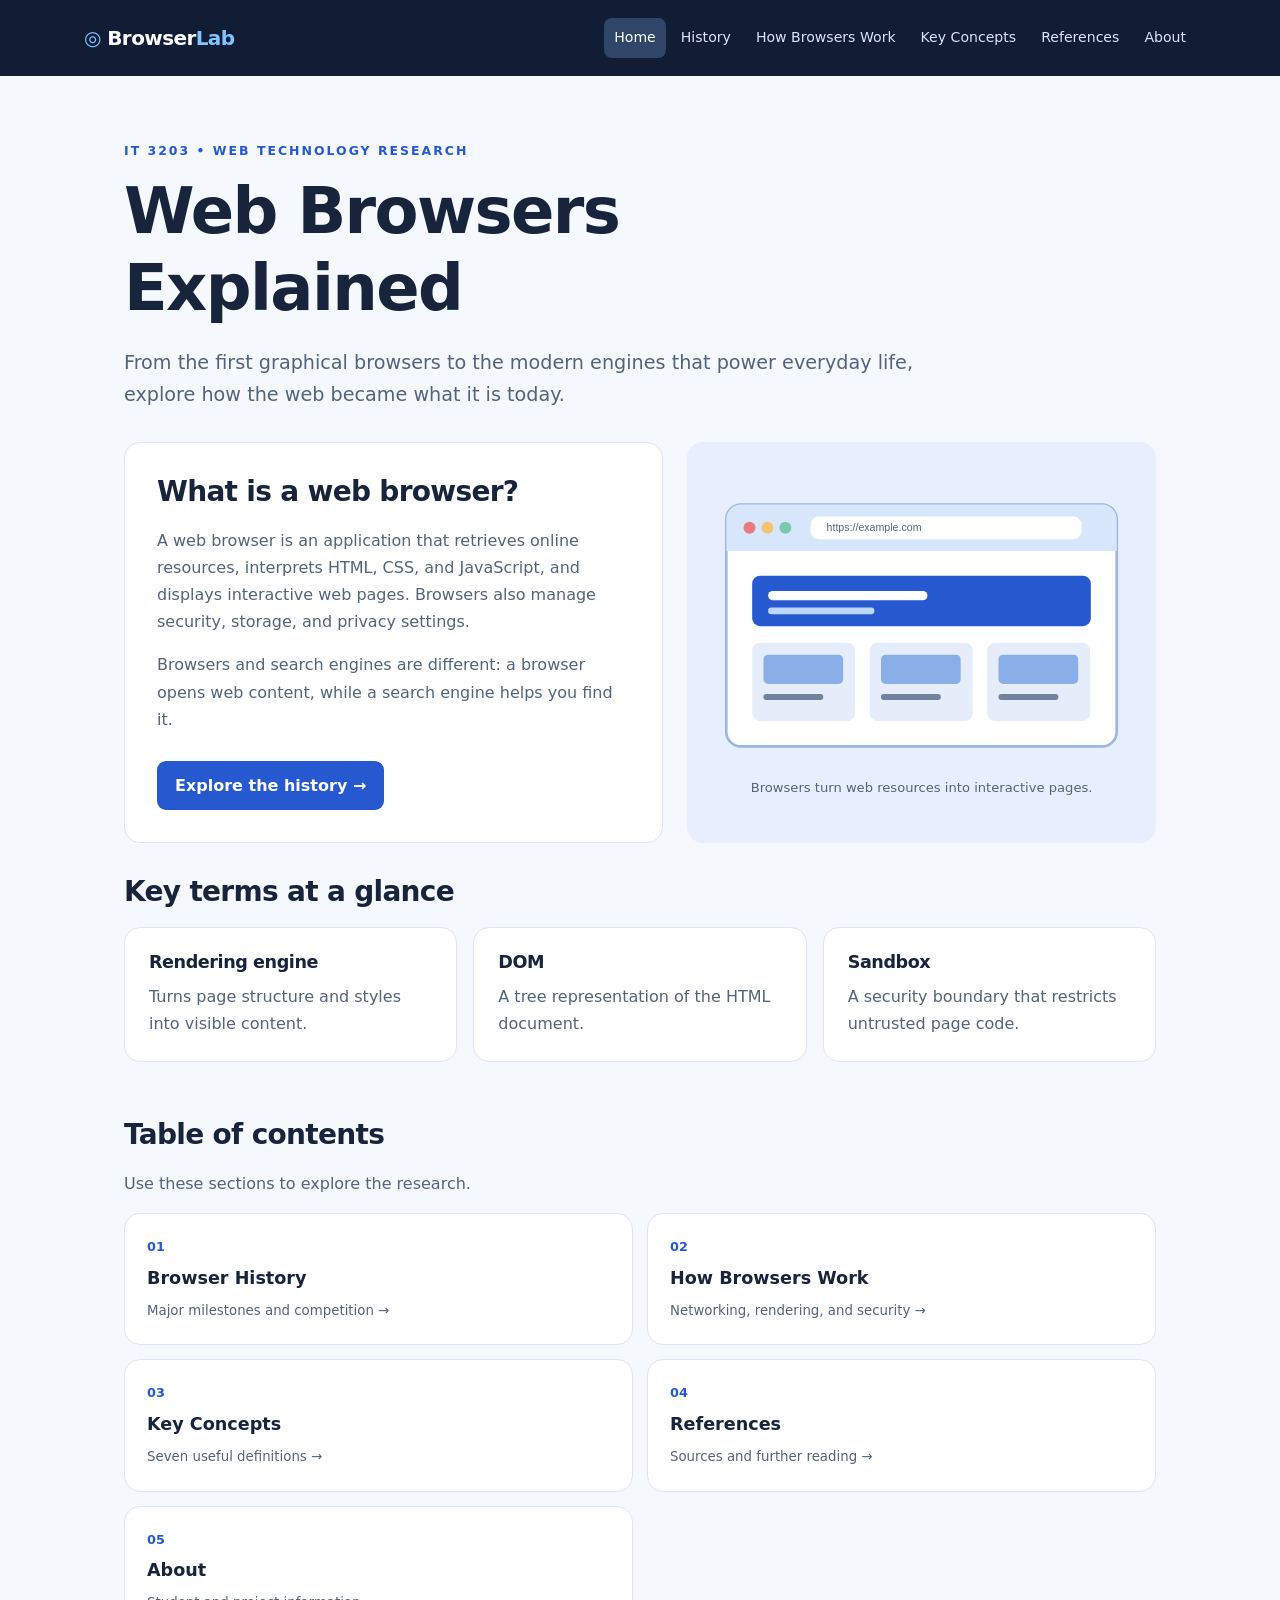
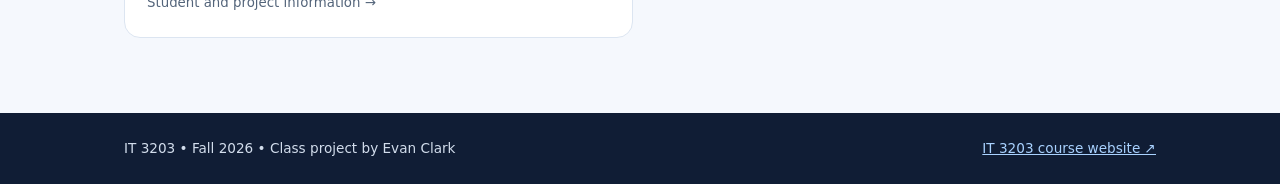
<file: index.html>
<!DOCTYPE html>
<html lang="en">
<head>
  <meta charset="UTF-8">
  <meta name="viewport" content="width=device-width, initial-scale=1.0">
  <meta name="description" content="IT 3203 research website exploring the history, technology, and future of web browsers.">
  <title>Web Browsers Explained | Web Browsers Explained</title>
  <link rel="stylesheet" href="style.css">
</head>
<body>
  <!-- Shared site navigation: keep the same links on every page. -->
  <header class="site-header">
    <div class="header-inner"><a class="brand" href="index.html"><span class="brand-mark">◎</span> Browser<span class="brand-accent">Lab</span></a>
      <nav aria-label="Main navigation"><a href="index.html" aria-current="page">Home</a>
<a href="history.html">History</a>
<a href="technology.html">How Browsers Work</a>
<a href="concepts.html">Key Concepts</a>
<a href="references.html">References</a>
<a href="about.html">About</a></nav>
    </div>
  </header>
  <main id="main-content" class="container">
    <section class="page-intro"><p class="eyebrow">IT 3203 • WEB TECHNOLOGY RESEARCH</p><h1>Web Browsers Explained</h1><p class="lead">From the first graphical browsers to the modern engines that power everyday life, explore how the web became what it is today.</p></section>
    
<section class="hero-grid"><div class="panel"><h2>What is a web browser?</h2><p>A web browser is an application that retrieves online resources, interprets HTML, CSS, and JavaScript, and displays interactive web pages. Browsers also manage security, storage, and privacy settings.</p><p>Browsers and search engines are different: a browser opens web content, while a search engine helps you find it.</p><a class="button" href="history.html">Explore the history →</a></div><figure class="art-panel"><img src="images/browser-diagram.svg" alt="Illustration of a browser window with an address bar, page cards, and colored content blocks"><figcaption>Browsers turn web resources into interactive pages.</figcaption></figure></section>
<section class="section"><h2>Key terms at a glance</h2><div class="card-grid"><article class="mini-card"><h3>Rendering engine</h3><p>Turns page structure and styles into visible content.</p></article><article class="mini-card"><h3>DOM</h3><p>A tree representation of the HTML document.</p></article><article class="mini-card"><h3>Sandbox</h3><p>A security boundary that restricts untrusted page code.</p></article></div></section>
<section class="section"><h2>Table of contents</h2><p>Use these sections to explore the research.</p><div class="link-grid"><a class="topic-link" href="history.html"><span>01</span><strong>Browser History</strong><small>Major milestones and competition →</small></a><a class="topic-link" href="technology.html"><span>02</span><strong>How Browsers Work</strong><small>Networking, rendering, and security →</small></a><a class="topic-link" href="concepts.html"><span>03</span><strong>Key Concepts</strong><small>Seven useful definitions →</small></a><a class="topic-link" href="references.html"><span>04</span><strong>References</strong><small>Sources and further reading →</small></a><a class="topic-link" href="about.html"><span>05</span><strong>About</strong><small>Student and project information →</small></a></div></section>

  </main>
  <!-- Course attribution required by Milestone 1. -->
  <footer class="site-footer"><div class="container footer-inner"><span>IT 3203 • Fall 2026 • Class project by Evan Clark</span><a href="https://ksuweb.github.io/IT3203/" target="_blank" rel="noopener noreferrer">IT 3203 course website ↗</a></div></footer>
</body>
</html>
</file>
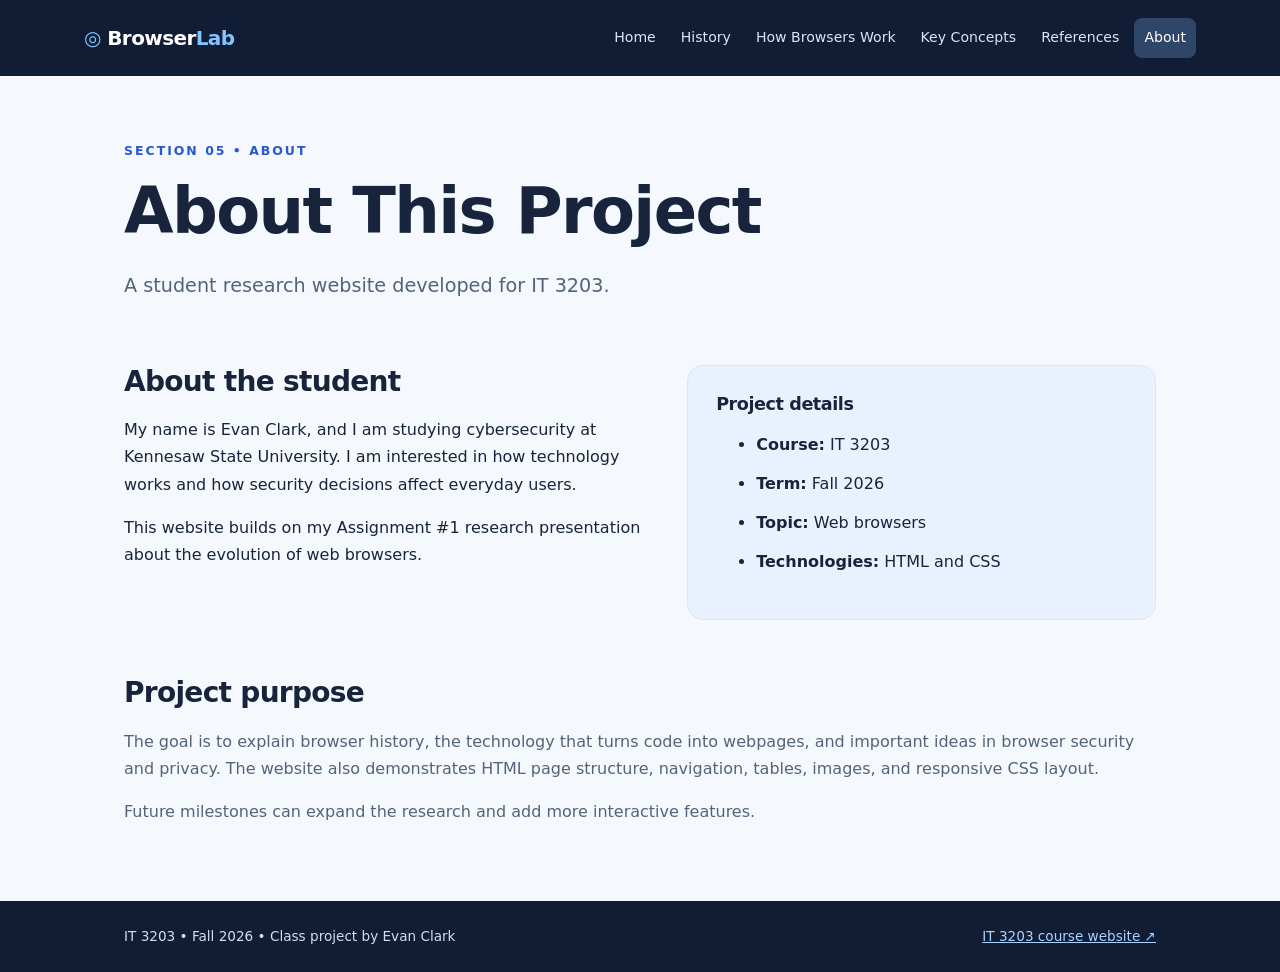
<file: about.html>
<!DOCTYPE html>
<html lang="en">
<head>
  <meta charset="UTF-8">
  <meta name="viewport" content="width=device-width, initial-scale=1.0">
  <meta name="description" content="IT 3203 research website exploring the history, technology, and future of web browsers.">
  <title>About This Project | Web Browsers Explained</title>
  <link rel="stylesheet" href="style.css">
</head>
<body>
  <!-- Shared site navigation: keep the same links on every page. -->
  <header class="site-header">
    <div class="header-inner"><a class="brand" href="index.html"><span class="brand-mark">◎</span> Browser<span class="brand-accent">Lab</span></a>
      <nav aria-label="Main navigation"><a href="index.html">Home</a>
<a href="history.html">History</a>
<a href="technology.html">How Browsers Work</a>
<a href="concepts.html">Key Concepts</a>
<a href="references.html">References</a>
<a href="about.html" aria-current="page">About</a></nav>
    </div>
  </header>
  <main id="main-content" class="container">
    <section class="page-intro"><p class="eyebrow">SECTION 05 • ABOUT</p><h1>About This Project</h1><p class="lead">A student research website developed for IT 3203.</p></section>
    <section class="section split"><div><h2>About the student</h2><p>My name is Evan Clark, and I am studying cybersecurity at Kennesaw State University. I am interested in how technology works and how security decisions affect everyday users.</p><p>This website builds on my Assignment #1 research presentation about the evolution of web browsers.</p></div><div class="info-panel"><h3>Project details</h3><ul><li><strong>Course:</strong> IT 3203</li><li><strong>Term:</strong> Fall 2026</li><li><strong>Topic:</strong> Web browsers</li><li><strong>Technologies:</strong> HTML and CSS</li></ul></div></section><section class="section"><h2>Project purpose</h2><p>The goal is to explain browser history, the technology that turns code into webpages, and important ideas in browser security and privacy. The website also demonstrates HTML page structure, navigation, tables, images, and responsive CSS layout.</p><p>Future milestones can expand the research and add more interactive features.</p></section>
  </main>
  <!-- Course attribution required by Milestone 1. -->
  <footer class="site-footer"><div class="container footer-inner"><span>IT 3203 • Fall 2026 • Class project by Evan Clark</span><a href="https://ksuweb.github.io/IT3203/" target="_blank" rel="noopener noreferrer">IT 3203 course website ↗</a></div></footer>
</body>
</html>
</file>
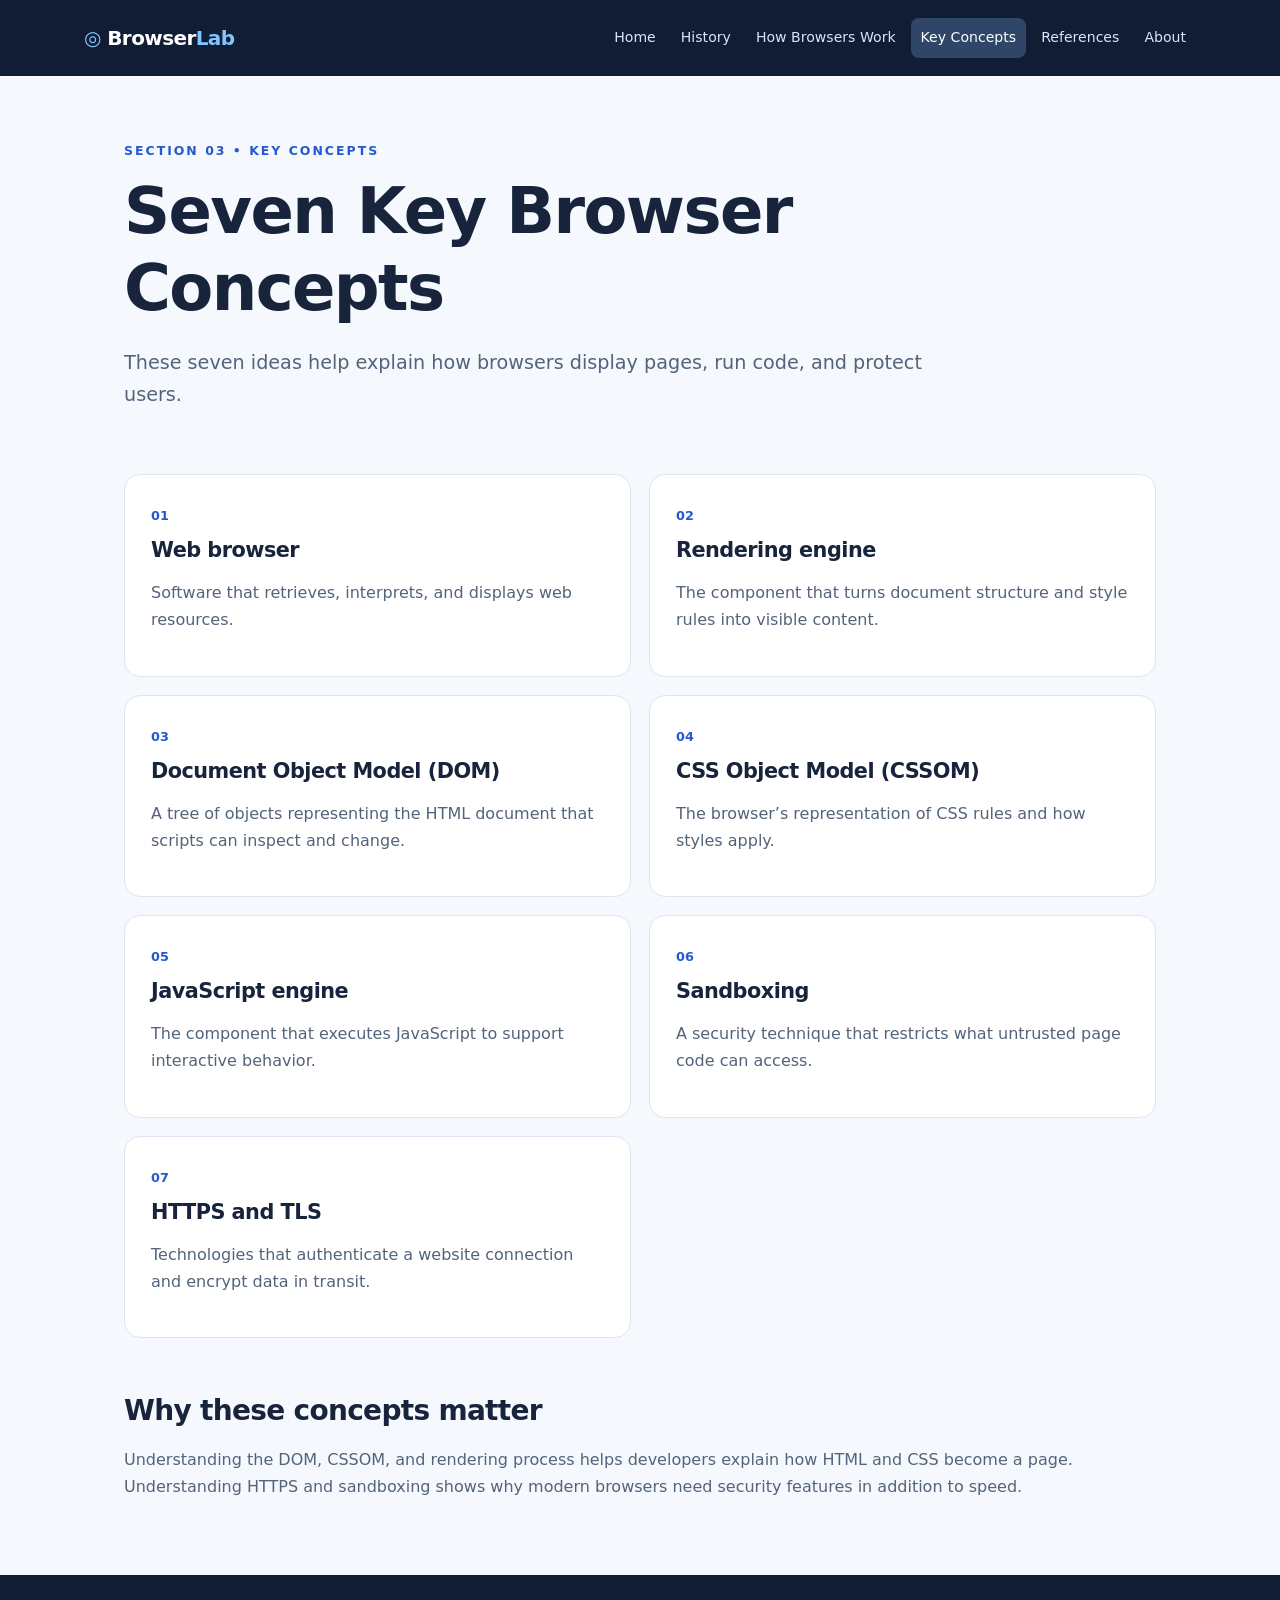
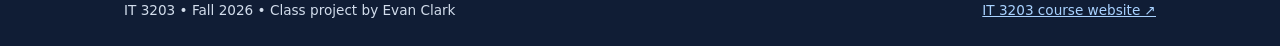
<file: concepts.html>
<!DOCTYPE html>
<html lang="en">
<head>
  <meta charset="UTF-8">
  <meta name="viewport" content="width=device-width, initial-scale=1.0">
  <meta name="description" content="IT 3203 research website exploring the history, technology, and future of web browsers.">
  <title>Seven Key Browser Concepts | Web Browsers Explained</title>
  <link rel="stylesheet" href="style.css">
</head>
<body>
  <!-- Shared site navigation: keep the same links on every page. -->
  <header class="site-header">
    <div class="header-inner"><a class="brand" href="index.html"><span class="brand-mark">◎</span> Browser<span class="brand-accent">Lab</span></a>
      <nav aria-label="Main navigation"><a href="index.html">Home</a>
<a href="history.html">History</a>
<a href="technology.html">How Browsers Work</a>
<a href="concepts.html" aria-current="page">Key Concepts</a>
<a href="references.html">References</a>
<a href="about.html">About</a></nav>
    </div>
  </header>
  <main id="main-content" class="container">
    <section class="page-intro"><p class="eyebrow">SECTION 03 • KEY CONCEPTS</p><h1>Seven Key Browser Concepts</h1><p class="lead">These seven ideas help explain how browsers display pages, run code, and protect users.</p></section>
    <section class="section"><div class="concept-grid"><article class="concept-card"><span class="concept-number">01</span><h2>Web browser</h2><p>Software that retrieves, interprets, and displays web resources.</p></article><article class="concept-card"><span class="concept-number">02</span><h2>Rendering engine</h2><p>The component that turns document structure and style rules into visible content.</p></article><article class="concept-card"><span class="concept-number">03</span><h2>Document Object Model (DOM)</h2><p>A tree of objects representing the HTML document that scripts can inspect and change.</p></article><article class="concept-card"><span class="concept-number">04</span><h2>CSS Object Model (CSSOM)</h2><p>The browser’s representation of CSS rules and how styles apply.</p></article><article class="concept-card"><span class="concept-number">05</span><h2>JavaScript engine</h2><p>The component that executes JavaScript to support interactive behavior.</p></article><article class="concept-card"><span class="concept-number">06</span><h2>Sandboxing</h2><p>A security technique that restricts what untrusted page code can access.</p></article><article class="concept-card"><span class="concept-number">07</span><h2>HTTPS and TLS</h2><p>Technologies that authenticate a website connection and encrypt data in transit.</p></article></div></section><section class="section"><h2>Why these concepts matter</h2><p>Understanding the DOM, CSSOM, and rendering process helps developers explain how HTML and CSS become a page. Understanding HTTPS and sandboxing shows why modern browsers need security features in addition to speed.</p></section>
  </main>
  <!-- Course attribution required by Milestone 1. -->
  <footer class="site-footer"><div class="container footer-inner"><span>IT 3203 • Fall 2026 • Class project by Evan Clark</span><a href="https://ksuweb.github.io/IT3203/" target="_blank" rel="noopener noreferrer">IT 3203 course website ↗</a></div></footer>
</body>
</html>
</file>
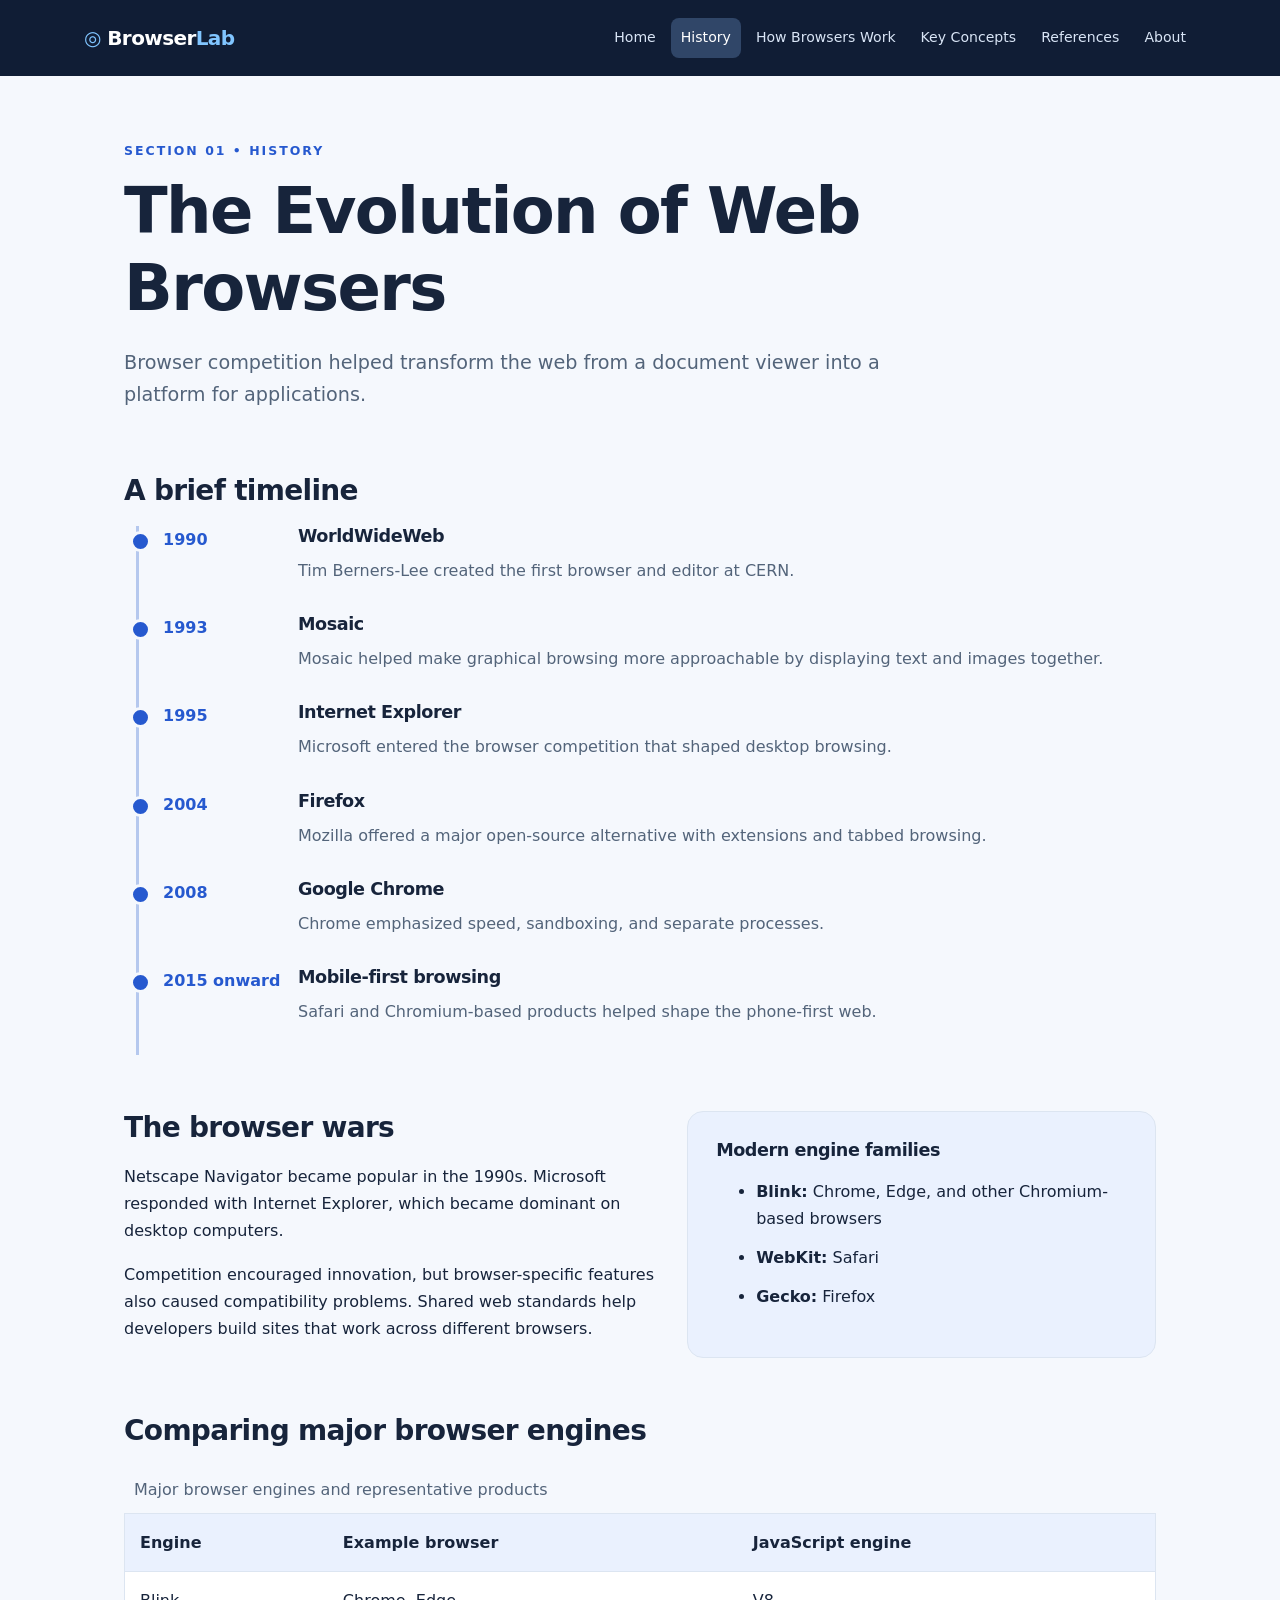
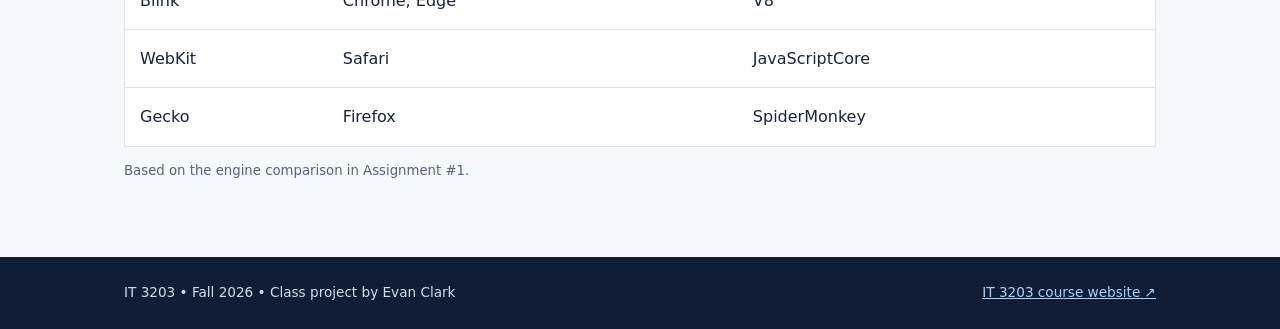
<file: history.html>
<!DOCTYPE html>
<html lang="en">
<head>
  <meta charset="UTF-8">
  <meta name="viewport" content="width=device-width, initial-scale=1.0">
  <meta name="description" content="IT 3203 research website exploring the history, technology, and future of web browsers.">
  <title>The Evolution of Web Browsers | Web Browsers Explained</title>
  <link rel="stylesheet" href="style.css">
</head>
<body>
  <!-- Shared site navigation: keep the same links on every page. -->
  <header class="site-header">
    <div class="header-inner"><a class="brand" href="index.html"><span class="brand-mark">◎</span> Browser<span class="brand-accent">Lab</span></a>
      <nav aria-label="Main navigation"><a href="index.html">Home</a>
<a href="history.html" aria-current="page">History</a>
<a href="technology.html">How Browsers Work</a>
<a href="concepts.html">Key Concepts</a>
<a href="references.html">References</a>
<a href="about.html">About</a></nav>
    </div>
  </header>
  <main id="main-content" class="container">
    <section class="page-intro"><p class="eyebrow">SECTION 01 • HISTORY</p><h1>The Evolution of Web Browsers</h1><p class="lead">Browser competition helped transform the web from a document viewer into a platform for applications.</p></section>
    
<section class="section"><h2>A brief timeline</h2><div class="timeline"><article><span class="year">1990</span><div><h3>WorldWideWeb</h3><p>Tim Berners-Lee created the first browser and editor at CERN.</p></div></article><article><span class="year">1993</span><div><h3>Mosaic</h3><p>Mosaic helped make graphical browsing more approachable by displaying text and images together.</p></div></article><article><span class="year">1995</span><div><h3>Internet Explorer</h3><p>Microsoft entered the browser competition that shaped desktop browsing.</p></div></article><article><span class="year">2004</span><div><h3>Firefox</h3><p>Mozilla offered a major open-source alternative with extensions and tabbed browsing.</p></div></article><article><span class="year">2008</span><div><h3>Google Chrome</h3><p>Chrome emphasized speed, sandboxing, and separate processes.</p></div></article><article><span class="year">2015 onward</span><div><h3>Mobile-first browsing</h3><p>Safari and Chromium-based products helped shape the phone-first web.</p></div></article></div></section>
<section class="section split"><div><h2>The browser wars</h2><p>Netscape Navigator became popular in the 1990s. Microsoft responded with Internet Explorer, which became dominant on desktop computers.</p><p>Competition encouraged innovation, but browser-specific features also caused compatibility problems. Shared web standards help developers build sites that work across different browsers.</p></div><div class="info-panel"><h3>Modern engine families</h3><ul><li><strong>Blink:</strong> Chrome, Edge, and other Chromium-based browsers</li><li><strong>WebKit:</strong> Safari</li><li><strong>Gecko:</strong> Firefox</li></ul></div></section>
<section class="section"><h2>Comparing major browser engines</h2><div class="table-scroll"><table><caption>Major browser engines and representative products</caption><thead><tr><th scope="col">Engine</th><th scope="col">Example browser</th><th scope="col">JavaScript engine</th></tr></thead><tbody><tr><td>Blink</td><td>Chrome, Edge</td><td>V8</td></tr><tr><td>WebKit</td><td>Safari</td><td>JavaScriptCore</td></tr><tr><td>Gecko</td><td>Firefox</td><td>SpiderMonkey</td></tr></tbody></table></div><p class="source-note">Based on the engine comparison in Assignment #1.</p></section>

  </main>
  <!-- Course attribution required by Milestone 1. -->
  <footer class="site-footer"><div class="container footer-inner"><span>IT 3203 • Fall 2026 • Class project by Evan Clark</span><a href="https://ksuweb.github.io/IT3203/" target="_blank" rel="noopener noreferrer">IT 3203 course website ↗</a></div></footer>
</body>
</html>
</file>
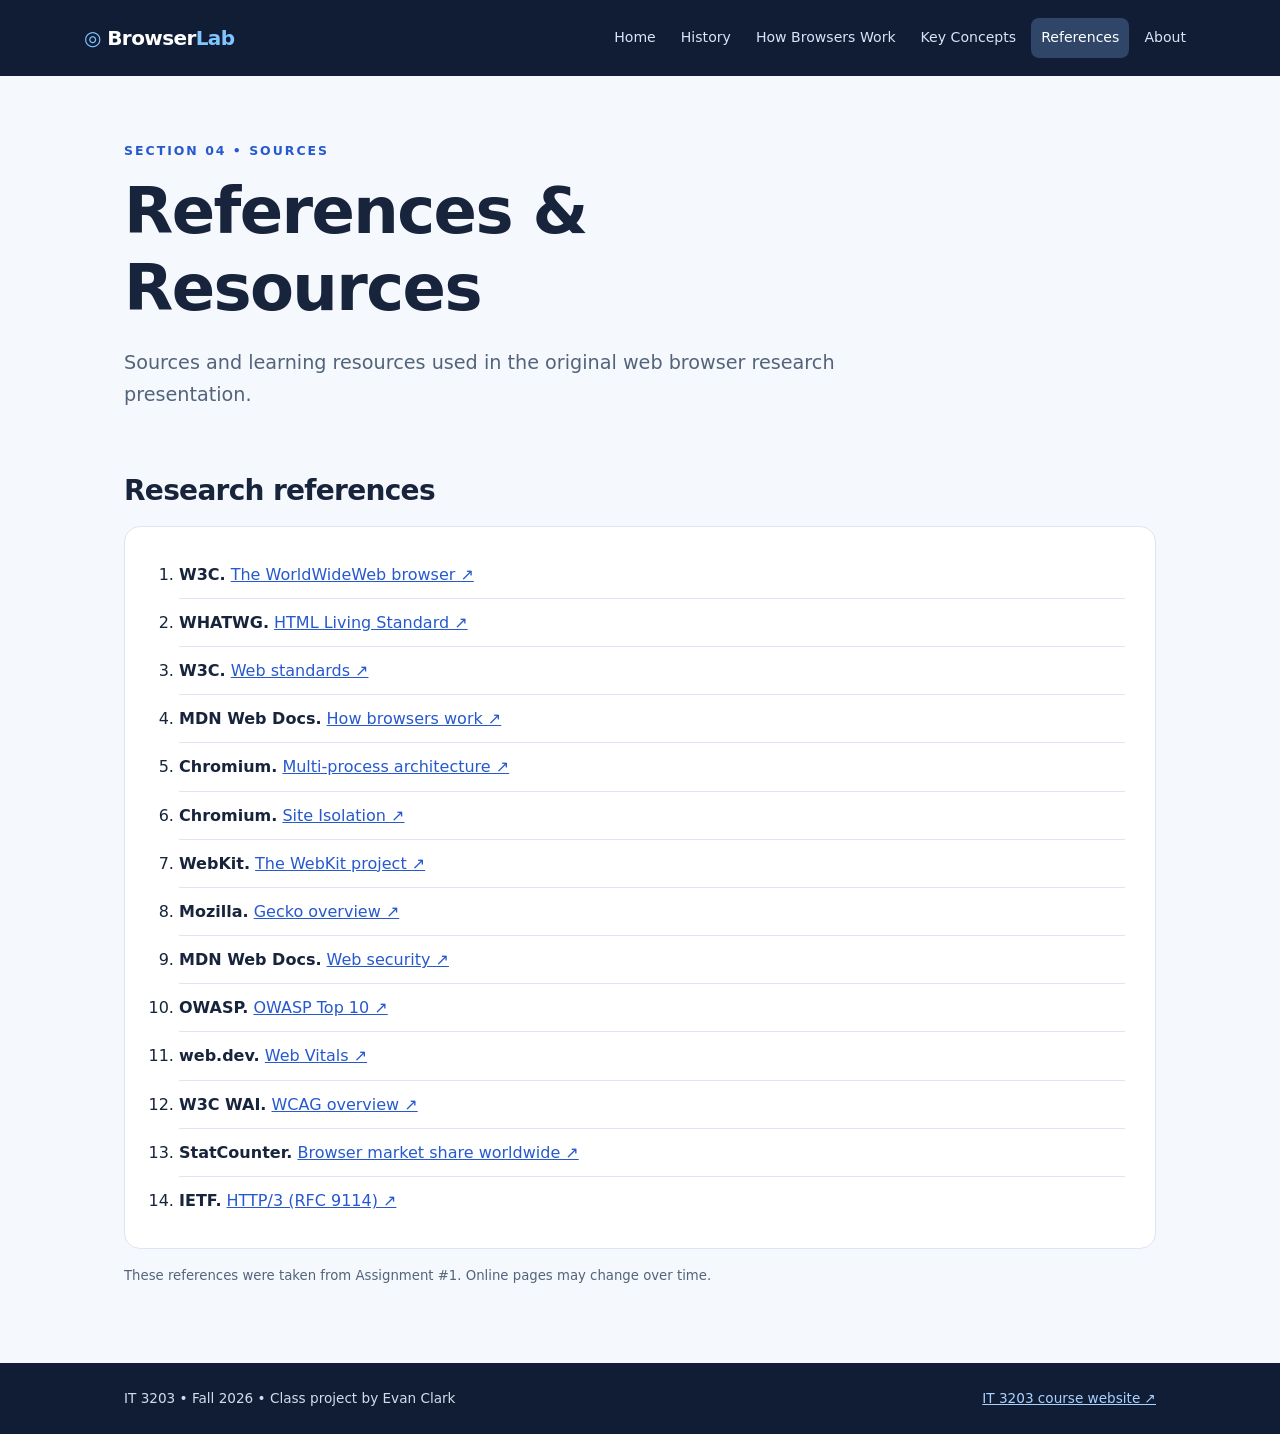
<file: references.html>
<!DOCTYPE html>
<html lang="en">
<head>
  <meta charset="UTF-8">
  <meta name="viewport" content="width=device-width, initial-scale=1.0">
  <meta name="description" content="IT 3203 research website exploring the history, technology, and future of web browsers.">
  <title>References &amp; Resources | Web Browsers Explained</title>
  <link rel="stylesheet" href="style.css">
</head>
<body>
  <!-- Shared site navigation: keep the same links on every page. -->
  <header class="site-header">
    <div class="header-inner"><a class="brand" href="index.html"><span class="brand-mark">◎</span> Browser<span class="brand-accent">Lab</span></a>
      <nav aria-label="Main navigation"><a href="index.html">Home</a>
<a href="history.html">History</a>
<a href="technology.html">How Browsers Work</a>
<a href="concepts.html">Key Concepts</a>
<a href="references.html" aria-current="page">References</a>
<a href="about.html">About</a></nav>
    </div>
  </header>
  <main id="main-content" class="container">
    <section class="page-intro"><p class="eyebrow">SECTION 04 • SOURCES</p><h1>References &amp; Resources</h1><p class="lead">Sources and learning resources used in the original web browser research presentation.</p></section>
    <section class="section"><h2>Research references</h2><ol class="reference-list"><li><strong>W3C.</strong> <a href="https://www.w3.org/People/Berners-Lee/WorldWideWeb.html" target="_blank" rel="noopener noreferrer">The WorldWideWeb browser ↗</a></li><li><strong>WHATWG.</strong> <a href="https://html.spec.whatwg.org/" target="_blank" rel="noopener noreferrer">HTML Living Standard ↗</a></li><li><strong>W3C.</strong> <a href="https://www.w3.org/standards/" target="_blank" rel="noopener noreferrer">Web standards ↗</a></li><li><strong>MDN Web Docs.</strong> <a href="https://developer.mozilla.org/en-US/docs/Web/Performance/Guides/How_browsers_work" target="_blank" rel="noopener noreferrer">How browsers work ↗</a></li><li><strong>Chromium.</strong> <a href="https://www.chromium.org/developers/design-documents/multi-process-architecture/" target="_blank" rel="noopener noreferrer">Multi-process architecture ↗</a></li><li><strong>Chromium.</strong> <a href="https://www.chromium.org/Home/chromium-security/site-isolation/" target="_blank" rel="noopener noreferrer">Site Isolation ↗</a></li><li><strong>WebKit.</strong> <a href="https://webkit.org/project/" target="_blank" rel="noopener noreferrer">The WebKit project ↗</a></li><li><strong>Mozilla.</strong> <a href="https://firefox-source-docs.mozilla.org/overview/gecko.html" target="_blank" rel="noopener noreferrer">Gecko overview ↗</a></li><li><strong>MDN Web Docs.</strong> <a href="https://developer.mozilla.org/en-US/docs/Web/Security" target="_blank" rel="noopener noreferrer">Web security ↗</a></li><li><strong>OWASP.</strong> <a href="https://owasp.org/www-project-top-ten/" target="_blank" rel="noopener noreferrer">OWASP Top 10 ↗</a></li><li><strong>web.dev.</strong> <a href="https://web.dev/articles/vitals" target="_blank" rel="noopener noreferrer">Web Vitals ↗</a></li><li><strong>W3C WAI.</strong> <a href="https://www.w3.org/WAI/standards-guidelines/wcag/" target="_blank" rel="noopener noreferrer">WCAG overview ↗</a></li><li><strong>StatCounter.</strong> <a href="https://gs.statcounter.com/browser-market-share" target="_blank" rel="noopener noreferrer">Browser market share worldwide ↗</a></li><li><strong>IETF.</strong> <a href="https://www.rfc-editor.org/rfc/rfc9114" target="_blank" rel="noopener noreferrer">HTTP/3 (RFC 9114) ↗</a></li></ol><p class="source-note">These references were taken from Assignment #1. Online pages may change over time.</p></section>
  </main>
  <!-- Course attribution required by Milestone 1. -->
  <footer class="site-footer"><div class="container footer-inner"><span>IT 3203 • Fall 2026 • Class project by Evan Clark</span><a href="https://ksuweb.github.io/IT3203/" target="_blank" rel="noopener noreferrer">IT 3203 course website ↗</a></div></footer>
</body>
</html>
</file>
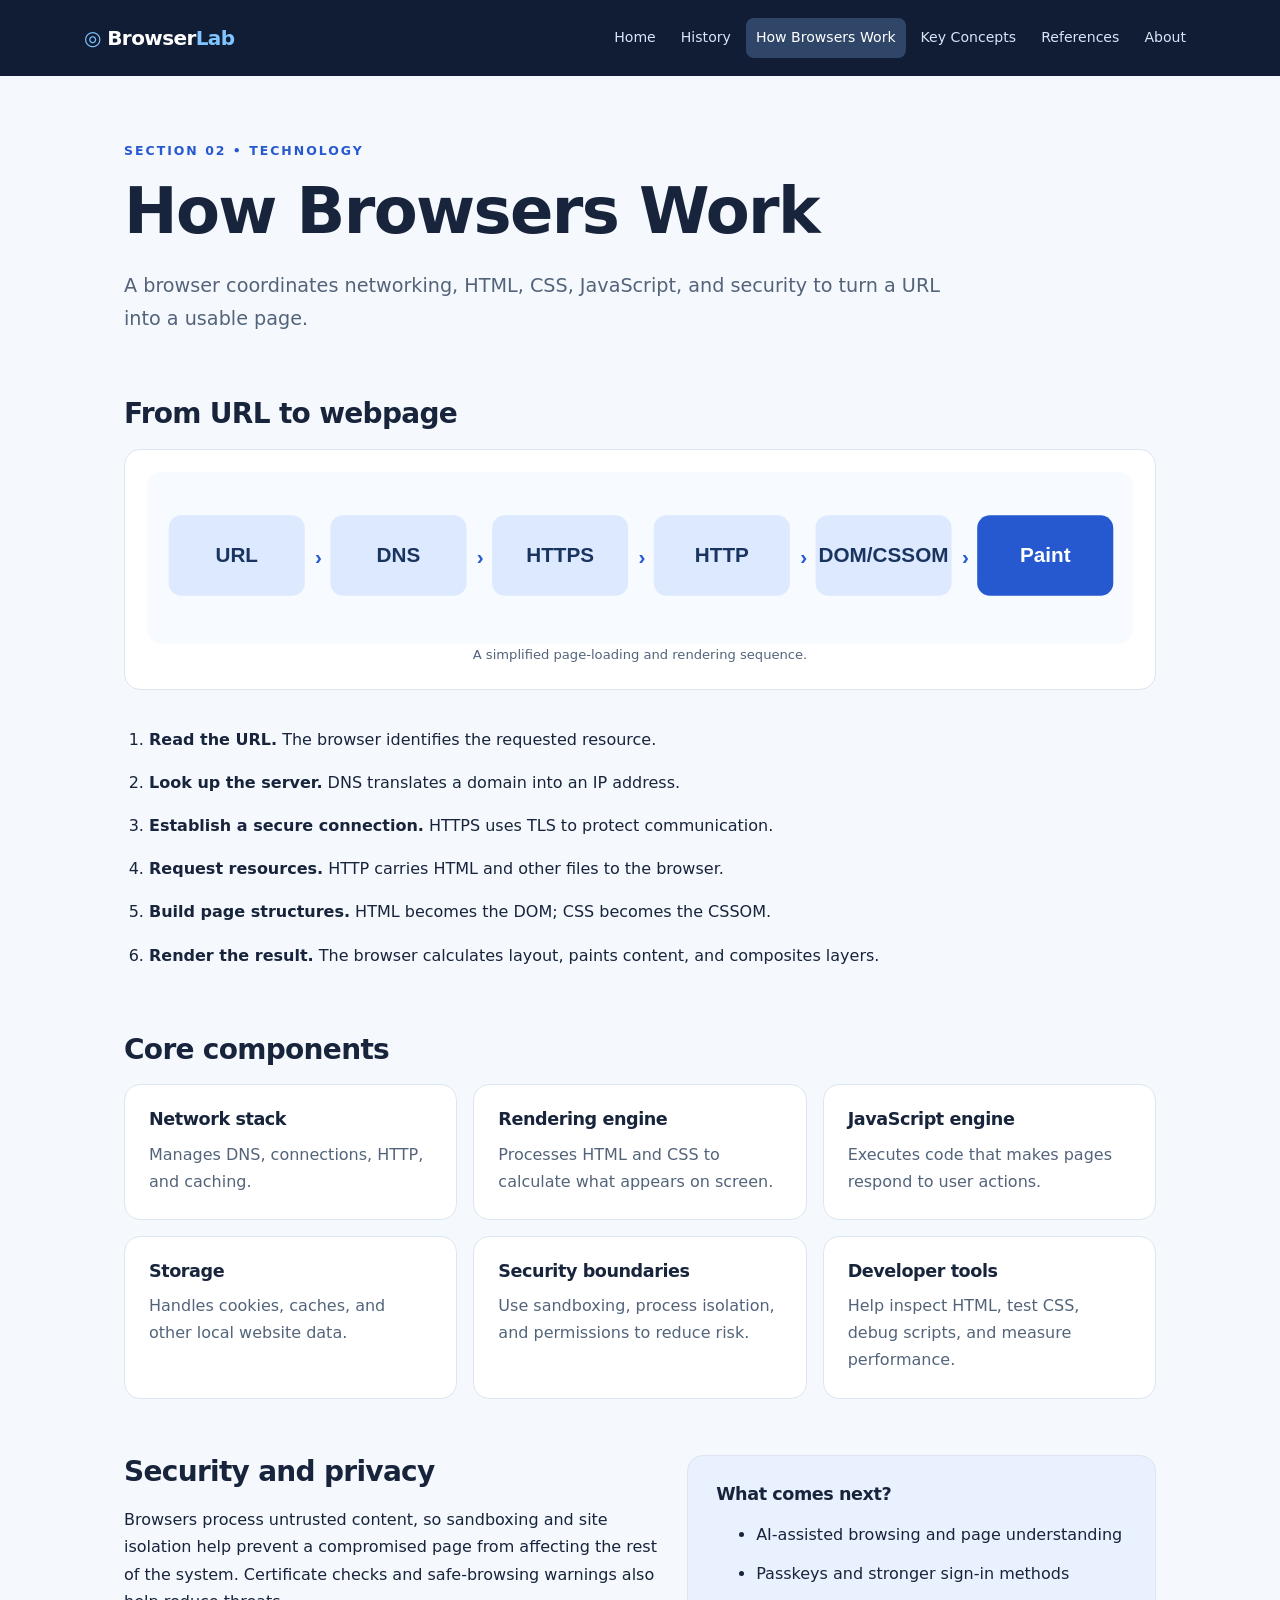
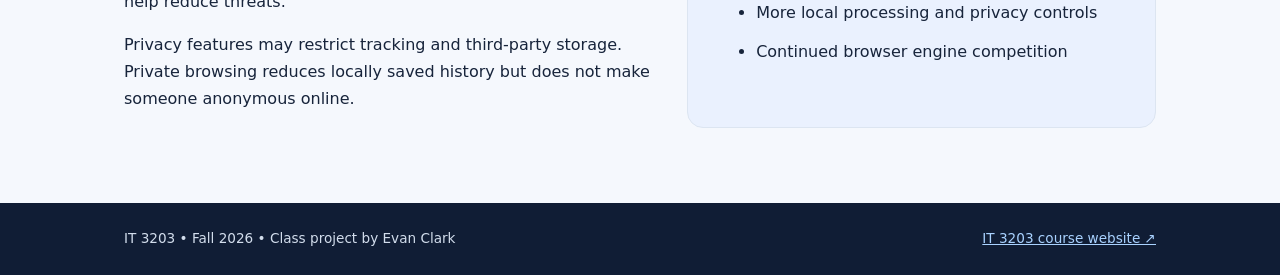
<file: technology.html>
<!DOCTYPE html>
<html lang="en">
<head>
  <meta charset="UTF-8">
  <meta name="viewport" content="width=device-width, initial-scale=1.0">
  <meta name="description" content="IT 3203 research website exploring the history, technology, and future of web browsers.">
  <title>How Browsers Work | Web Browsers Explained</title>
  <link rel="stylesheet" href="style.css">
</head>
<body>
  <!-- Shared site navigation: keep the same links on every page. -->
  <header class="site-header">
    <div class="header-inner"><a class="brand" href="index.html"><span class="brand-mark">◎</span> Browser<span class="brand-accent">Lab</span></a>
      <nav aria-label="Main navigation"><a href="index.html">Home</a>
<a href="history.html">History</a>
<a href="technology.html" aria-current="page">How Browsers Work</a>
<a href="concepts.html">Key Concepts</a>
<a href="references.html">References</a>
<a href="about.html">About</a></nav>
    </div>
  </header>
  <main id="main-content" class="container">
    <section class="page-intro"><p class="eyebrow">SECTION 02 • TECHNOLOGY</p><h1>How Browsers Work</h1><p class="lead">A browser coordinates networking, HTML, CSS, JavaScript, and security to turn a URL into a usable page.</p></section>
    
<section class="section"><h2>From URL to webpage</h2><figure class="diagram"><img src="images/rendering-flow.svg" alt="Six stages: URL, DNS, HTTPS, HTTP, DOM and CSSOM, layout and paint"><figcaption>A simplified page-loading and rendering sequence.</figcaption></figure><ol class="steps"><li><strong>Read the URL.</strong> The browser identifies the requested resource.</li><li><strong>Look up the server.</strong> DNS translates a domain into an IP address.</li><li><strong>Establish a secure connection.</strong> HTTPS uses TLS to protect communication.</li><li><strong>Request resources.</strong> HTTP carries HTML and other files to the browser.</li><li><strong>Build page structures.</strong> HTML becomes the DOM; CSS becomes the CSSOM.</li><li><strong>Render the result.</strong> The browser calculates layout, paints content, and composites layers.</li></ol></section>
<section class="section"><h2>Core components</h2><div class="card-grid"><article class="mini-card"><h3>Network stack</h3><p>Manages DNS, connections, HTTP, and caching.</p></article><article class="mini-card"><h3>Rendering engine</h3><p>Processes HTML and CSS to calculate what appears on screen.</p></article><article class="mini-card"><h3>JavaScript engine</h3><p>Executes code that makes pages respond to user actions.</p></article><article class="mini-card"><h3>Storage</h3><p>Handles cookies, caches, and other local website data.</p></article><article class="mini-card"><h3>Security boundaries</h3><p>Use sandboxing, process isolation, and permissions to reduce risk.</p></article><article class="mini-card"><h3>Developer tools</h3><p>Help inspect HTML, test CSS, debug scripts, and measure performance.</p></article></div></section>
<section class="section split"><div><h2>Security and privacy</h2><p>Browsers process untrusted content, so sandboxing and site isolation help prevent a compromised page from affecting the rest of the system. Certificate checks and safe-browsing warnings also help reduce threats.</p><p>Privacy features may restrict tracking and third-party storage. Private browsing reduces locally saved history but does not make someone anonymous online.</p></div><div class="info-panel"><h3>What comes next?</h3><ul><li>AI-assisted browsing and page understanding</li><li>Passkeys and stronger sign-in methods</li><li>More local processing and privacy controls</li><li>Continued browser engine competition</li></ul></div></section>

  </main>
  <!-- Course attribution required by Milestone 1. -->
  <footer class="site-footer"><div class="container footer-inner"><span>IT 3203 • Fall 2026 • Class project by Evan Clark</span><a href="https://ksuweb.github.io/IT3203/" target="_blank" rel="noopener noreferrer">IT 3203 course website ↗</a></div></footer>
</body>
</html>
</file>
<file: style.css>
/* Shared stylesheet for all six pages. */
:root{--ink:#17243b;--muted:#53647a;--blue:#2659cf;--line:#dce5f1;--bg:#f5f8fd;--white:#fff;--dark:#101d35}
*{box-sizing:border-box}html{scroll-behavior:smooth}body{margin:0;background:var(--bg);color:var(--ink);font:16px/1.7 system-ui,-apple-system,Segoe UI,Arial,sans-serif}a{color:var(--blue)}a:hover{text-decoration:underline;color:#143b91}img{max-width:100%;height:auto;display:block}.container{max-width:1080px;margin:0 auto;padding:0 24px}.site-header{background:var(--dark);color:#fff}.header-inner{max-width:1160px;margin:auto;padding:18px 24px;display:flex;justify-content:space-between;align-items:center;gap:20px;flex-wrap:wrap}.brand{color:#fff;font-weight:800;font-size:1.25rem;text-decoration:none;letter-spacing:-.03em}.brand:hover{color:#fff;text-decoration:none}.brand-mark,.brand-accent{color:#80c5ff}nav{display:flex;gap:5px;flex-wrap:wrap}nav a{color:#d9e5f6;text-decoration:none;font-size:.88rem;padding:8px 10px;border-radius:8px}nav a:hover,nav a[aria-current="page"]{color:#fff;background:#304668;text-decoration:none}.page-intro{padding:64px 0 30px;max-width:840px}.eyebrow{color:var(--blue);font-weight:800;font-size:.78rem;letter-spacing:.16em;margin:0 0 12px}h1,h2,h3{line-height:1.2;letter-spacing:-.025em}h1{font-size:clamp(2.3rem,5vw,4rem);margin:0 0 20px}h2{font-size:1.75rem;margin:0 0 18px}h3{font-size:1.1rem;margin:0 0 10px}.lead{font-size:1.2rem;color:var(--muted);margin:0}.section{margin:32px 0 56px}.section>p{color:var(--muted)}.hero-grid,.split{display:grid;grid-template-columns:1.15fr 1fr;gap:24px;align-items:stretch}.panel,.info-panel,.mini-card,.concept-card,.topic-link{background:var(--white);border:1px solid var(--line);border-radius:16px}.panel{padding:32px}.panel p,.mini-card p,.concept-card p,.info-panel p{color:var(--muted)}.button{display:inline-block;background:var(--blue);color:#fff;text-decoration:none;border-radius:9px;padding:11px 18px;font-weight:700;margin-top:12px}.button:hover{background:#153d9c;color:#fff;text-decoration:none}.art-panel{background:#e7effe;border-radius:16px;margin:0;padding:22px;display:flex;flex-direction:column;justify-content:center;gap:12px}.art-panel figcaption,.diagram figcaption{font-size:.82rem;color:var(--muted);text-align:center}.card-grid{display:grid;grid-template-columns:repeat(3,1fr);gap:16px}.mini-card{padding:24px}.mini-card p{margin:0}.link-grid{display:grid;grid-template-columns:repeat(2,1fr);gap:14px}.topic-link{padding:22px;text-decoration:none;display:flex;flex-direction:column;gap:6px;transition:transform .15s,border-color .15s}.topic-link:hover{transform:translateY(-2px);border-color:#8aa9e9;text-decoration:none}.topic-link span,.concept-number{color:var(--blue);font-size:.8rem;font-weight:800}.topic-link strong{font-size:1.1rem;color:var(--ink)}.topic-link small{color:var(--muted)}.timeline{border-left:3px solid #b5c8ee;margin-left:12px}.timeline article{display:grid;grid-template-columns:120px 1fr;gap:15px;padding:0 0 30px 24px;position:relative}.timeline article:before{content:"";position:absolute;left:-9px;top:5px;width:15px;height:15px;border-radius:50%;background:var(--blue);border:3px solid var(--bg)}.timeline p{color:var(--muted);margin:0}.year{font-weight:800;color:var(--blue)}.info-panel{padding:28px;background:#eaf1fe}.info-panel li{margin:12px 0}.table-scroll{overflow-x:auto}table{border-collapse:collapse;width:100%;background:#fff;border:1px solid var(--line)}caption{text-align:left;padding:10px;color:var(--muted)}th,td{border-bottom:1px solid var(--line);padding:15px;text-align:left}th{background:#eaf1fe}.source-note{font-size:.83rem;color:var(--muted)}.diagram{background:#fff;border:1px solid var(--line);border-radius:16px;padding:22px;margin:0 0 28px}.steps{padding-left:25px}.steps li{padding:8px 0}.concept-grid{display:grid;grid-template-columns:repeat(2,1fr);gap:18px}.concept-card{padding:26px}.concept-card h2{font-size:1.3rem;margin:10px 0}.reference-list{background:#fff;border:1px solid var(--line);border-radius:16px;padding:24px 30px 24px 54px}.reference-list li{padding:10px 0;border-bottom:1px solid var(--line);overflow-wrap:anywhere}.reference-list li:last-child{border-bottom:0}.site-footer{background:var(--dark);color:#d2ddec;margin-top:75px}.footer-inner{display:flex;justify-content:space-between;gap:15px;flex-wrap:wrap;padding-top:24px;padding-bottom:24px;font-size:.85rem}.site-footer a{color:#a9d2ff}
/* Responsive layout for tablets and phones. */
@media(max-width:760px){.hero-grid,.split,.card-grid,.concept-grid,.link-grid{grid-template-columns:1fr}.page-intro{padding-top:40px}.timeline article{grid-template-columns:1fr;gap:3px}.header-inner{align-items:flex-start}nav a{padding:7px 8px}.panel{padding:24px}}
</file>
